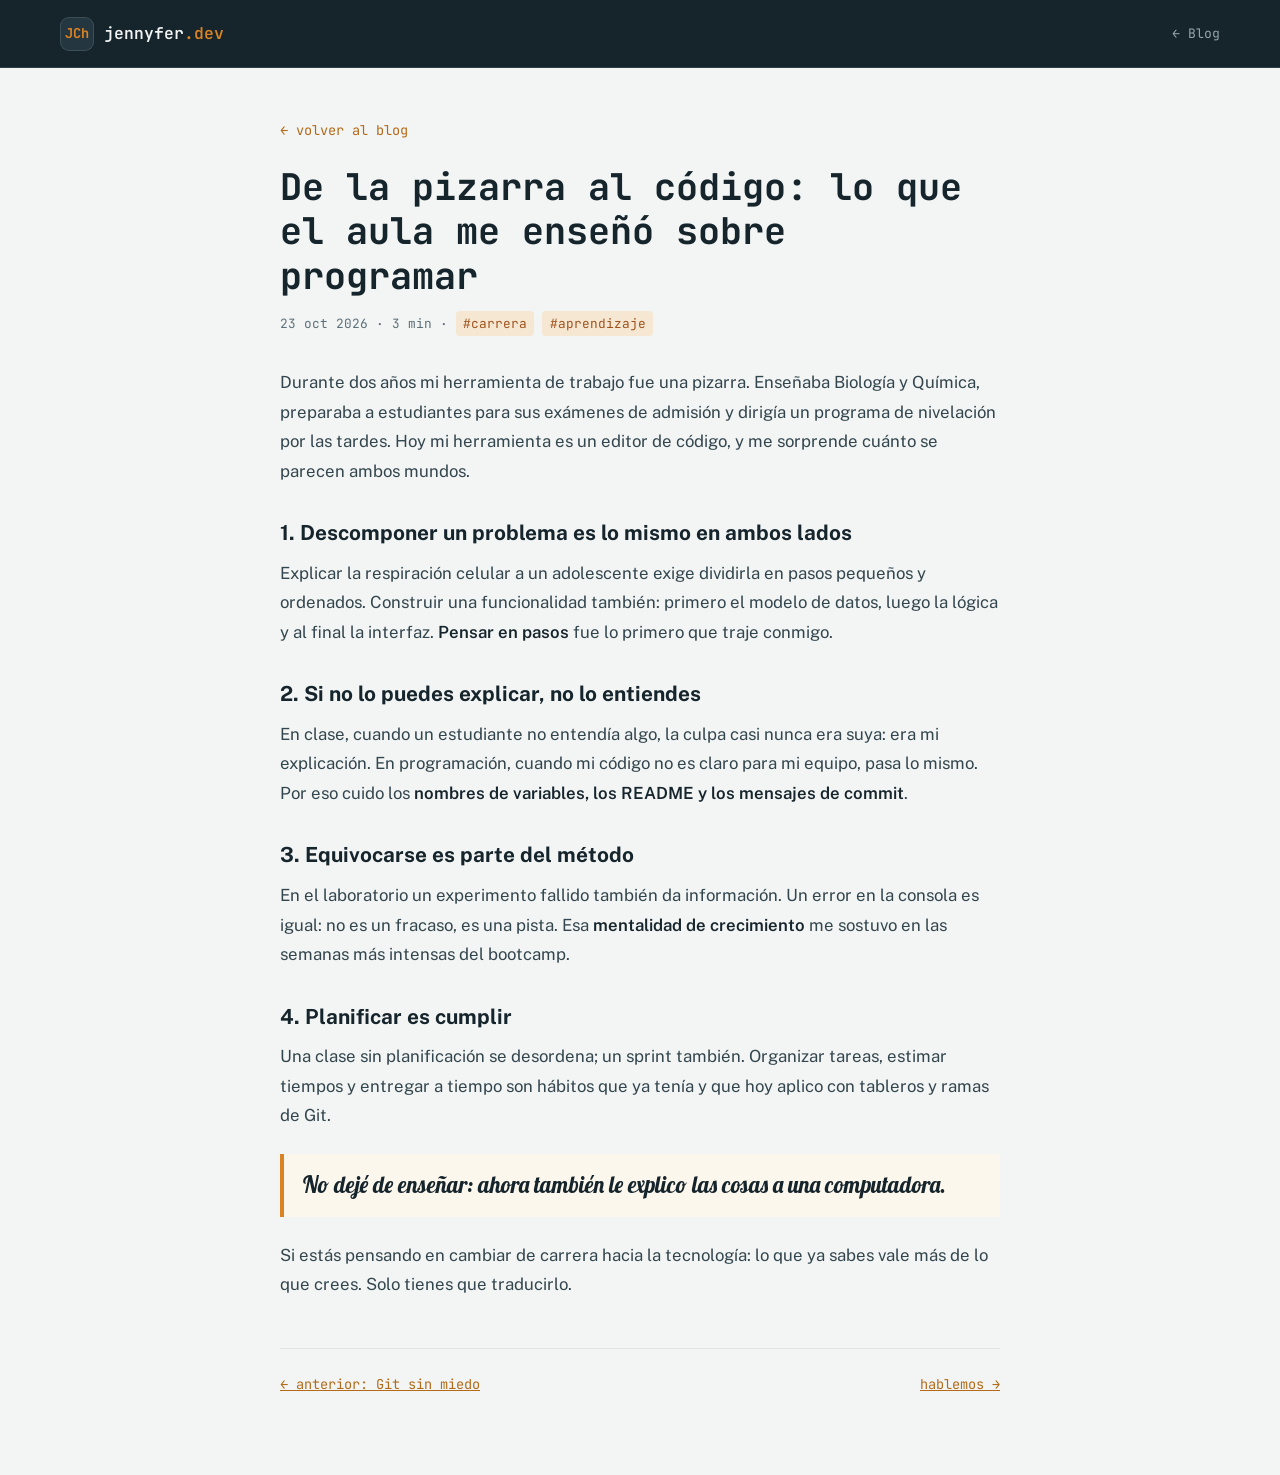
<file: blog/de-la-pizarra-al-codigo.html>
<!DOCTYPE html>
<html lang="es">
<head>
  <meta charset="UTF-8">
  <meta name="viewport" content="width=device-width, initial-scale=1.0">
  <title>De la pizarra al código | Jennyfer Choque</title>
  <meta name="description" content="Lo que años enseñando Biología y Química me enseñaron sobre programar.">
  <link rel="preconnect" href="https://fonts.googleapis.com">
  <link rel="preconnect" href="https://fonts.gstatic.com" crossorigin>
  <link href="https://fonts.googleapis.com/css2?family=JetBrains+Mono:wght@400;600;700&family=Lobster&family=Public+Sans:wght@400;600;700&display=swap" rel="stylesheet">
  <link rel="stylesheet" href="../css/styles.css">
  <link rel="stylesheet" href="../css/post.css">
</head>
<body class="post-page">
  <header class="nav post-nav">
    <div class="nav__inner container">
      <a href="../index.html" class="nav__brand"><span class="nav__logo">JCh</span><span>jennyfer<span class="accent">.dev</span></span></a>
      <a href="../index.html#blog" class="nav__link">← Blog</a>
    </div>
  </header>

  <article class="post">
    <a href="../index.html#blog" class="post__back">← volver al blog</a>
    <h1>De la pizarra al código: lo que el aula me enseñó sobre programar</h1>
    <div class="post__meta"><time datetime="2026-10-23">23 oct 2026</time> · 3 min · <span>#carrera</span><span>#aprendizaje</span></div>

    <p>Durante dos años mi herramienta de trabajo fue una pizarra. Enseñaba Biología y Química, preparaba a estudiantes para sus exámenes de admisión y dirigía un programa de nivelación por las tardes. Hoy mi herramienta es un editor de código, y me sorprende cuánto se parecen ambos mundos.</p>

    <h2>1. Descomponer un problema es lo mismo en ambos lados</h2>
    <p>Explicar la respiración celular a un adolescente exige dividirla en pasos pequeños y ordenados. Construir una funcionalidad también: primero el modelo de datos, luego la lógica y al final la interfaz. <strong>Pensar en pasos</strong> fue lo primero que traje conmigo.</p>

    <h2>2. Si no lo puedes explicar, no lo entiendes</h2>
    <p>En clase, cuando un estudiante no entendía algo, la culpa casi nunca era suya: era mi explicación. En programación, cuando mi código no es claro para mi equipo, pasa lo mismo. Por eso cuido los <strong>nombres de variables, los README y los mensajes de commit</strong>.</p>

    <h2>3. Equivocarse es parte del método</h2>
    <p>En el laboratorio un experimento fallido también da información. Un error en la consola es igual: no es un fracaso, es una pista. Esa <strong>mentalidad de crecimiento</strong> me sostuvo en las semanas más intensas del bootcamp.</p>

    <h2>4. Planificar es cumplir</h2>
    <p>Una clase sin planificación se desordena; un sprint también. Organizar tareas, estimar tiempos y entregar a tiempo son hábitos que ya tenía y que hoy aplico con tableros y ramas de Git.</p>

    <blockquote>No dejé de enseñar: ahora también le explico las cosas a una computadora.</blockquote>

    <p>Si estás pensando en cambiar de carrera hacia la tecnología: lo que ya sabes vale más de lo que crees. Solo tienes que traducirlo.</p>

    <div class="post__end">
      <a href="git-en-equipo.html">← anterior: Git sin miedo</a>
      <a href="../index.html#contacto">hablemos →</a>
    </div>
  </article>
  <script src="../js/cursor.js"></script>
</body>
</html>
</file>
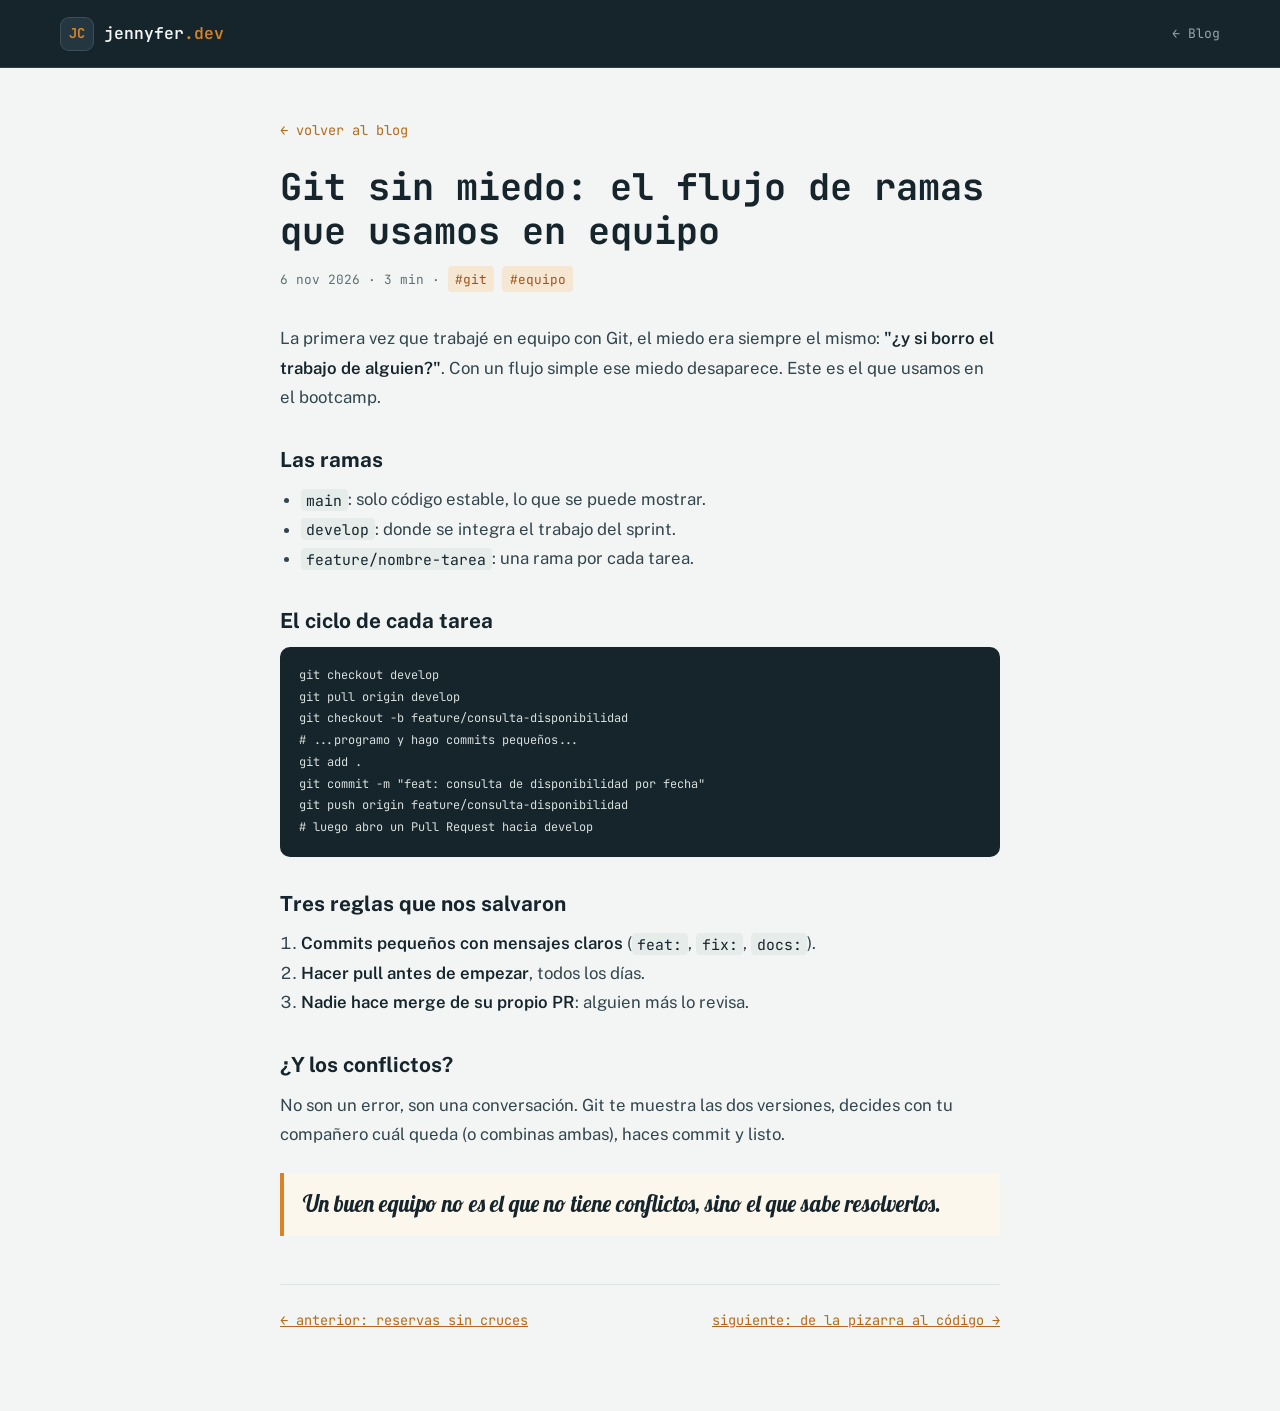
<file: blog/git-en-equipo.html>
<!DOCTYPE html>
<html lang="es">
<head>
  <meta charset="UTF-8">
  <meta name="viewport" content="width=device-width, initial-scale=1.0">
  <title>Git sin miedo: el flujo de ramas que usamos en equipo | Jennyfer Choque</title>
  <meta name="description" content="Un flujo de ramas simple con Git y GitHub para trabajar en equipo sin pisarse el código.">
  <link rel="preconnect" href="https://fonts.googleapis.com">
  <link rel="preconnect" href="https://fonts.gstatic.com" crossorigin>
  <link href="https://fonts.googleapis.com/css2?family=JetBrains+Mono:wght@400;600;700&family=Lobster&family=Public+Sans:wght@400;600;700&display=swap" rel="stylesheet">
  <link rel="stylesheet" href="../css/styles.css">
  <link rel="stylesheet" href="../css/post.css">
</head>
<body class="post-page">
  <header class="nav post-nav">
    <div class="nav__inner container">
      <a href="../index.html" class="nav__brand"><span class="nav__logo">JC</span><span>jennyfer<span class="accent">.dev</span></span></a>
      <a href="../index.html#blog" class="nav__link">← Blog</a>
    </div>
  </header>

  <article class="post">
    <a href="../index.html#blog" class="post__back">← volver al blog</a>
    <h1>Git sin miedo: el flujo de ramas que usamos en equipo</h1>
    <div class="post__meta"><time datetime="2026-11-06">6 nov 2026</time> · 3 min · <span>#git</span><span>#equipo</span></div>

    <p>La primera vez que trabajé en equipo con Git, el miedo era siempre el mismo: <strong>"¿y si borro el trabajo de alguien?"</strong>. Con un flujo simple ese miedo desaparece. Este es el que usamos en el bootcamp.</p>

    <h2>Las ramas</h2>
    <ul>
      <li><code>main</code>: solo código estable, lo que se puede mostrar.</li>
      <li><code>develop</code>: donde se integra el trabajo del sprint.</li>
      <li><code>feature/nombre-tarea</code>: una rama por cada tarea.</li>
    </ul>

    <h2>El ciclo de cada tarea</h2>
<pre><code>git checkout develop
git pull origin develop
git checkout -b feature/consulta-disponibilidad
# ...programo y hago commits pequeños...
git add .
git commit -m "feat: consulta de disponibilidad por fecha"
git push origin feature/consulta-disponibilidad
# luego abro un Pull Request hacia develop</code></pre>

    <h2>Tres reglas que nos salvaron</h2>
    <ol>
      <li><strong>Commits pequeños con mensajes claros</strong> (<code>feat:</code>, <code>fix:</code>, <code>docs:</code>).</li>
      <li><strong>Hacer pull antes de empezar</strong>, todos los días.</li>
      <li><strong>Nadie hace merge de su propio PR</strong>: alguien más lo revisa.</li>
    </ol>

    <h2>¿Y los conflictos?</h2>
    <p>No son un error, son una conversación. Git te muestra las dos versiones, decides con tu compañero cuál queda (o combinas ambas), haces commit y listo.</p>
    <blockquote>Un buen equipo no es el que no tiene conflictos, sino el que sabe resolverlos.</blockquote>

    <div class="post__end">
      <a href="reservas-sin-cruces.html">← anterior: reservas sin cruces</a>
      <a href="de-la-pizarra-al-codigo.html">siguiente: de la pizarra al código →</a>
    </div>
  </article>
  <script src="../js/cursor.js"></script>
</body>
</html>
</file>
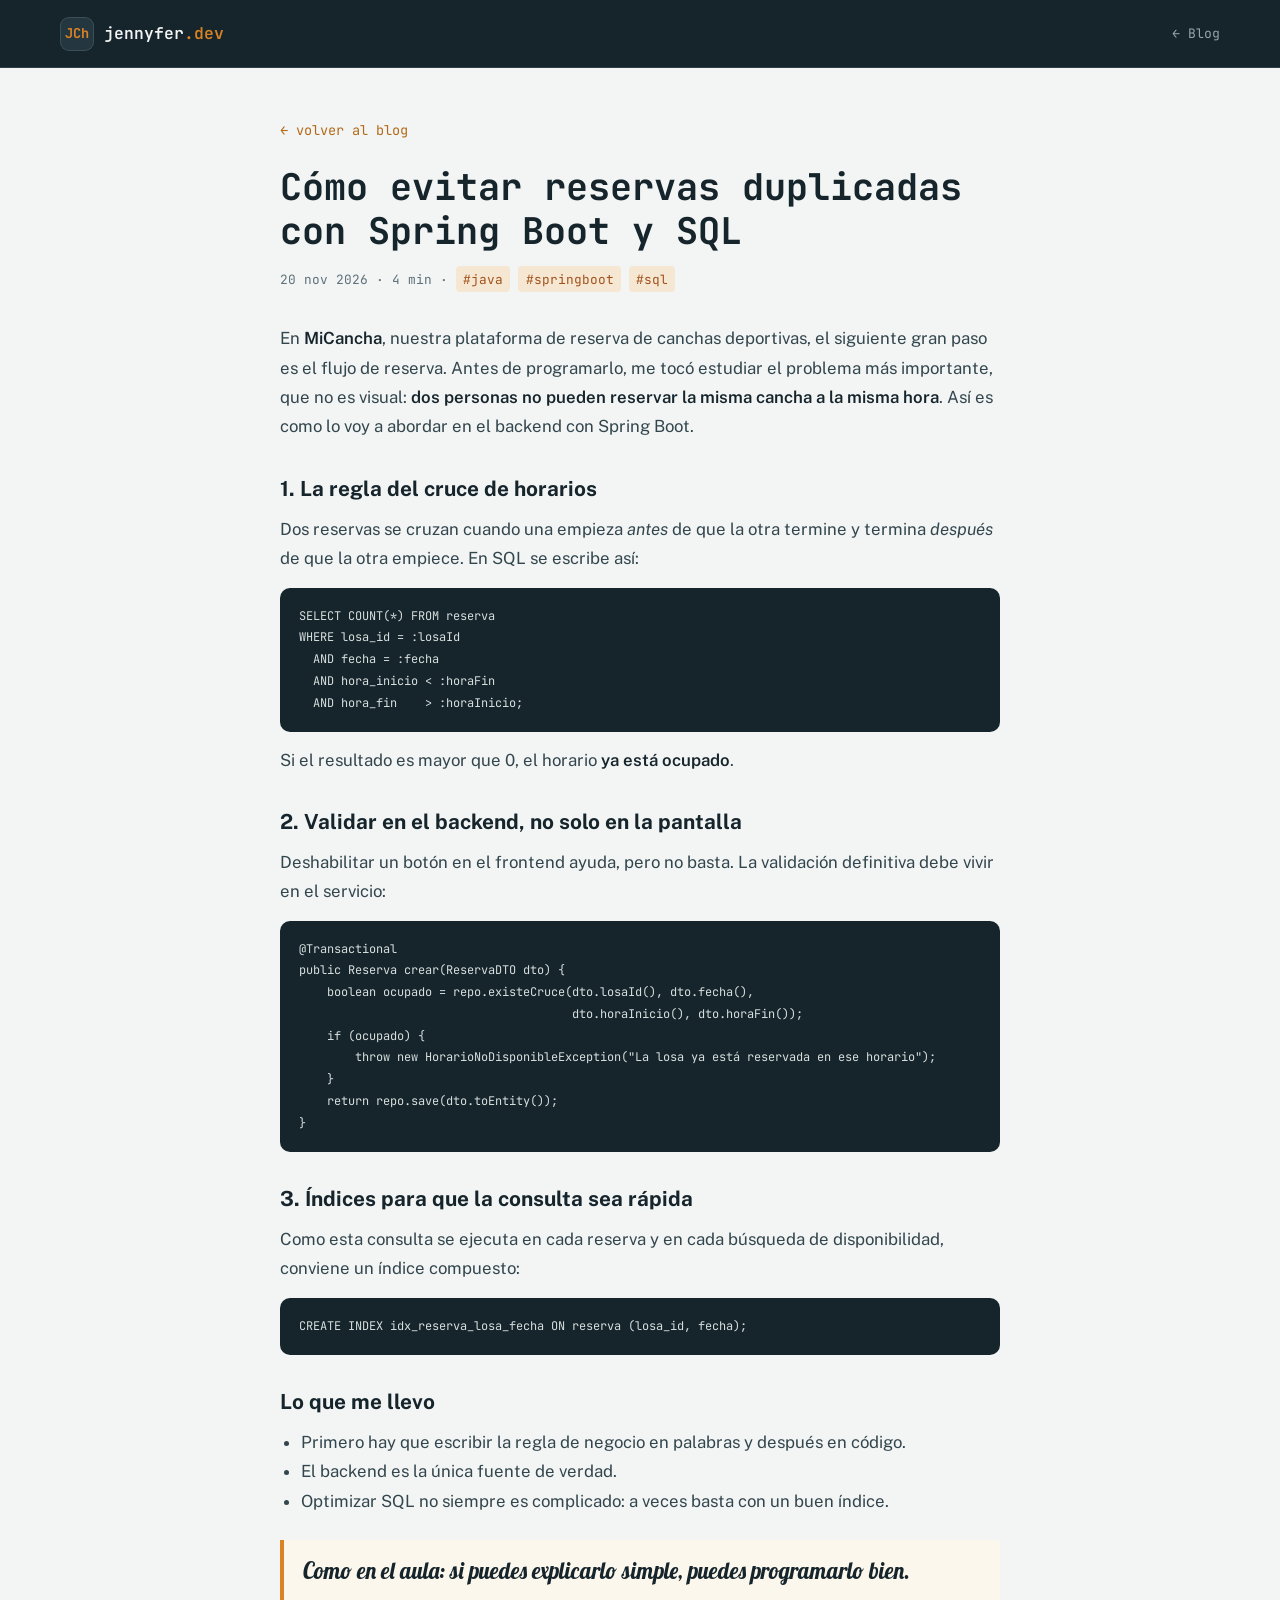
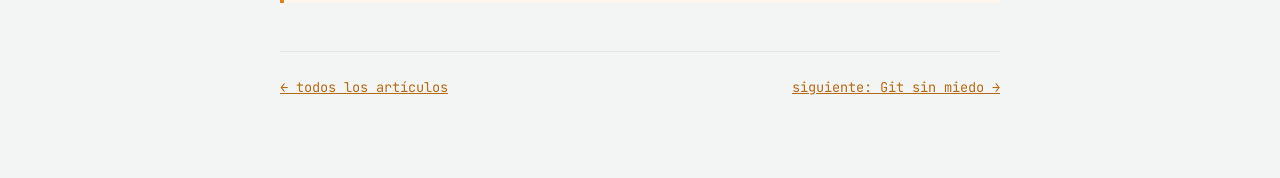
<file: blog/reservas-sin-cruces.html>
<!DOCTYPE html>
<html lang="es">
<head>
  <meta charset="UTF-8">
  <meta name="viewport" content="width=device-width, initial-scale=1.0">
  <title>Cómo evitar reservas duplicadas con Spring Boot y SQL | Jennyfer Choque</title>
  <meta name="description" content="Cómo validar la disponibilidad de horarios en una app de reservas con Java, Spring Boot y SQL.">
  <link rel="preconnect" href="https://fonts.googleapis.com">
  <link rel="preconnect" href="https://fonts.gstatic.com" crossorigin>
  <link href="https://fonts.googleapis.com/css2?family=JetBrains+Mono:wght@400;600;700&family=Lobster&family=Public+Sans:wght@400;600;700&display=swap" rel="stylesheet">
  <link rel="stylesheet" href="../css/styles.css">
  <link rel="stylesheet" href="../css/post.css">
</head>
<body class="post-page">
  <header class="nav post-nav">
    <div class="nav__inner container">
      <a href="../index.html" class="nav__brand"><span class="nav__logo">JCh</span><span>jennyfer<span class="accent">.dev</span></span></a>
      <a href="../index.html#blog" class="nav__link">← Blog</a>
    </div>
  </header>

  <article class="post">
    <a href="../index.html#blog" class="post__back">← volver al blog</a>
    <h1>Cómo evitar reservas duplicadas con Spring Boot y SQL</h1>
    <div class="post__meta"><time datetime="2026-11-20">20 nov 2026</time> · 4 min · <span>#java</span><span>#springboot</span><span>#sql</span></div>

    <p>En <strong>MiCancha</strong>, nuestra plataforma de reserva de canchas deportivas, el siguiente gran paso es el flujo de reserva. Antes de programarlo, me tocó estudiar el problema más importante, que no es visual: <strong>dos personas no pueden reservar la misma cancha a la misma hora</strong>. Así es como lo voy a abordar en el backend con Spring Boot.</p>

    <h2>1. La regla del cruce de horarios</h2>
    <p>Dos reservas se cruzan cuando una empieza <em>antes</em> de que la otra termine y termina <em>después</em> de que la otra empiece. En SQL se escribe así:</p>
<pre><code>SELECT COUNT(*) FROM reserva
WHERE losa_id = :losaId
  AND fecha = :fecha
  AND hora_inicio &lt; :horaFin
  AND hora_fin    &gt; :horaInicio;</code></pre>
    <p>Si el resultado es mayor que 0, el horario <strong>ya está ocupado</strong>.</p>

    <h2>2. Validar en el backend, no solo en la pantalla</h2>
    <p>Deshabilitar un botón en el frontend ayuda, pero no basta. La validación definitiva debe vivir en el servicio:</p>
<pre><code>@Transactional
public Reserva crear(ReservaDTO dto) {
    boolean ocupado = repo.existeCruce(dto.losaId(), dto.fecha(),
                                       dto.horaInicio(), dto.horaFin());
    if (ocupado) {
        throw new HorarioNoDisponibleException("La losa ya está reservada en ese horario");
    }
    return repo.save(dto.toEntity());
}</code></pre>

    <h2>3. Índices para que la consulta sea rápida</h2>
    <p>Como esta consulta se ejecuta en cada reserva y en cada búsqueda de disponibilidad, conviene un índice compuesto:</p>
<pre><code>CREATE INDEX idx_reserva_losa_fecha ON reserva (losa_id, fecha);</code></pre>

    <h2>Lo que me llevo</h2>
    <ul>
      <li>Primero hay que escribir la regla de negocio en palabras y después en código.</li>
      <li>El backend es la única fuente de verdad.</li>
      <li>Optimizar SQL no siempre es complicado: a veces basta con un buen índice.</li>
    </ul>
    <blockquote>Como en el aula: si puedes explicarlo simple, puedes programarlo bien.</blockquote>

    <div class="post__end">
      <a href="../index.html#blog">← todos los artículos</a>
      <a href="git-en-equipo.html">siguiente: Git sin miedo →</a>
    </div>
  </article>
  <script src="../js/cursor.js"></script>
</body>
</html>
</file>
<file: css/styles.css>
/* =========================================================
   Portafolio · Jennyfer Choque Quintero
   Paleta del moodboard: Tinta, Tinta suave, Tiza, Ámbar, Verde pizarra, Gris humo
   ========================================================= */
:root {
  --tinta: #16242C;
  --tinta-suave: #243741;
  --tinta-2: #1b2d36;
  --tiza: #F2F5F4;
  --ambar: #D98324;
  --verde: #2E7D6F;
  --verde-claro: #4fb8a4;
  --humo: #5E7079;
  --texto: #d7dfdd;
  --texto-muted: #93a4ab;
  --borde: rgba(242, 245, 244, 0.12);

  --f-mono: "JetBrains Mono", ui-monospace, monospace;
  --f-sans: "Public Sans", system-ui, sans-serif;
  --f-script: "Lobster", cursive;

  --radius: 14px;
  --nav-h: 68px;
}

*,
*::before,
*::after { box-sizing: border-box; }

html { scroll-behavior: smooth; scroll-padding-top: calc(var(--nav-h) + 12px); }

body {
  margin: 0;
  font-family: var(--f-sans);
  font-size: 1.02rem;
  line-height: 1.65;
  color: var(--texto);
  background-color: var(--tinta);
  /* Fondo sutil de cuadrícula */
  background-image:
    linear-gradient(rgba(242, 245, 244, 0.035) 1px, transparent 1px),
    linear-gradient(90deg, rgba(242, 245, 244, 0.035) 1px, transparent 1px);
  background-size: 44px 44px;
  -webkit-font-smoothing: antialiased;
}

img { max-width: 100%; display: block; }
a { color: inherit; }
h1, h2, h3 { color: var(--tiza); line-height: 1.2; margin: 0; }
p { margin: 0 0 0.9rem; }
ul, ol { margin: 0; padding: 0; }

.container { width: min(1160px, 92%); margin-inline: auto; }
.container--narrow { width: min(900px, 92%); }

/* Utilidades */
.mono { font-family: var(--f-mono); }
.accent { color: var(--ambar); }
.muted { color: var(--texto-muted); }
.small { font-size: 0.85rem; }
.center { text-align: center; margin-top: 2.5rem; }
.label { font-size: 0.8rem; letter-spacing: 0.12em; text-transform: uppercase; color: var(--ambar); margin-bottom: 0.6rem; }
.hl { color: var(--tiza); background: linear-gradient(transparent 60%, rgba(217, 131, 36, 0.35) 60%); font-weight: 600; }
strong { color: var(--tiza); font-weight: 600; }

/* ============ BOTONES ============ */
.btn {
  display: inline-flex; align-items: center; gap: 0.5rem;
  font-family: var(--f-mono); font-size: 0.9rem; font-weight: 600;
  padding: 0.8rem 1.3rem; border-radius: 10px;
  text-decoration: none; border: 1px solid transparent; cursor: pointer;
  transition: transform .2s, background .2s, border-color .2s, color .2s;
}
.btn svg { width: 18px; height: 18px; fill: none; stroke: currentColor; stroke-width: 2; stroke-linecap: round; stroke-linejoin: round; }
.btn--primary { background: var(--ambar); color: var(--tinta); }
.btn--primary:hover { background: #e9963a; transform: translateY(-2px); }
.btn--ghost { border-color: var(--verde); color: var(--verde-claro); }
.btn--ghost:hover { background: rgba(46, 125, 111, 0.15); transform: translateY(-2px); }
.link-arrow { color: var(--ambar); font-family: var(--f-mono); font-size: 0.9rem; text-decoration: none; font-weight: 600; }
.link-arrow:hover { text-decoration: underline; text-underline-offset: 4px; }
:focus-visible { outline: 2px solid var(--ambar); outline-offset: 3px; border-radius: 4px; }

/* ============ NAV (fijo, sección activa subrayada) ============ */
.nav {
  position: fixed; inset: 0 0 auto 0; z-index: 50; height: var(--nav-h);
  background: rgba(22, 36, 44, 0.82); backdrop-filter: blur(10px);
  border-bottom: 1px solid var(--borde);
}
.nav__inner { height: 100%; display: flex; align-items: center; justify-content: space-between; }
.nav__brand { display: flex; align-items: center; gap: 0.6rem; text-decoration: none; font-family: var(--f-mono); font-weight: 600; color: var(--tiza); }
.nav__logo {
  display: inline-grid; place-items: center; width: 34px; height: 34px; border-radius: 9px;
  background: var(--tinta-suave); border: 1px solid var(--borde); color: var(--ambar);
  font-family: var(--f-mono); font-weight: 700; font-size: 0.85rem;
}
.nav__menu { display: flex; gap: 1.6rem; }
.nav__link {
  position: relative; font-family: var(--f-mono); font-size: 0.82rem; text-decoration: none;
  color: var(--texto-muted); padding: 0.4rem 0; transition: color .2s;
}
.nav__link::after {
  content: ""; position: absolute; left: 0; bottom: -2px; height: 2px; width: 100%;
  background: var(--ambar); transform: scaleX(0); transform-origin: left; transition: transform .25s;
}
.nav__link:hover, .nav__link.is-active { color: var(--tiza); }
.nav__link.is-active::after, .nav__link:hover::after { transform: scaleX(1); }
.nav__toggle { display: none; background: none; border: 0; cursor: pointer; padding: 8px; }
.nav__toggle span { display: block; width: 24px; height: 2px; background: var(--tiza); margin: 5px 0; transition: transform .25s, opacity .25s; }

/* ============ HERO ============ */
.hero { position: relative; min-height: min(100vh, 920px); padding: calc(var(--nav-h) + 3rem) 0 4rem; display: flex; align-items: center; }
.hero::before {
  content: ""; position: absolute; inset: 0; pointer-events: none;
  background: radial-gradient(600px 400px at 85% 30%, rgba(46, 125, 111, 0.22), transparent 70%),
              radial-gradient(500px 300px at 10% 80%, rgba(217, 131, 36, 0.10), transparent 70%);
}
.hero__grid { position: relative; display: grid; grid-template-columns: 1.05fr 1fr; gap: 3rem; align-items: center; }
.hero__name { font-family: var(--f-mono); font-size: clamp(2.8rem, 6.5vw, 5rem); font-weight: 700; letter-spacing: -0.02em; line-height: 1.02; }
.hero__role { margin: 1rem 0 0.4rem; font-size: 0.9rem; letter-spacing: 0.1em; color: var(--tiza); }
.hero__script { font-family: var(--f-script); font-size: clamp(1.8rem, 3.6vw, 2.5rem); color: var(--ambar); margin: 0.6rem 0 1rem; }
.hero__pitch { max-width: 58ch; color: var(--texto); }
.hero__cta { display: flex; flex-wrap: wrap; gap: 0.8rem; margin: 1.6rem 0 1.4rem; }

.socials { list-style: none; display: flex; gap: 0.7rem; }
.socials--center { justify-content: center; margin-top: 1rem; }
.socials a {
  display: grid; place-items: center; width: 44px; height: 44px; border-radius: 10px;
  background: var(--tinta-suave); border: 1px solid var(--borde); color: var(--tiza);
  transition: color .2s, border-color .2s, transform .2s;
}
.socials a:hover { color: var(--ambar); border-color: var(--ambar); transform: translateY(-2px); }
.socials svg, .contact__row svg { width: 20px; height: 20px; }

.hero__visual { position: relative; padding-bottom: 2rem; }
.code-window, .project__media {
  background: #1b2d36; border: 1px solid rgba(242, 245, 244, 0.12); border-radius: var(--radius);
  overflow: hidden; box-shadow: 0 30px 60px -20px rgba(0, 0, 0, 0.6);
}
.code-window { width: 88%; }
.window-bar { display: flex; align-items: center; gap: 6px; padding: 0.6rem 0.9rem; background: #243741; border-bottom: 1px solid rgba(242, 245, 244, 0.12); }
.dot { width: 11px; height: 11px; border-radius: 50%; }
.dot--r { background: #e06c5f; } .dot--y { background: #e5b547; } .dot--g { background: #5cc58a; }
.window-path { margin-left: 0.6rem; font-size: 0.75rem; color: #93a4ab; white-space: nowrap; overflow: hidden; text-overflow: ellipsis; }
.code { margin: 0; padding: 1.2rem 1.3rem 1.6rem; font-size: 0.8rem; line-height: 1.7; color: #d7dfdd; overflow-x: auto; }
.c-an { color: #e5b547; } .c-kw { color: #4fb8a4; } .c-st { color: #e9963a; } .c-ty { color: #8ecae6; }
.cursor { color: var(--ambar); animation: blink 1s steps(1) infinite; }
@keyframes blink { 50% { opacity: 0; } }

.hero__photo {
  position: absolute; right: -2%; bottom: -1rem; margin: 0; width: 48%; aspect-ratio: 4 / 5;
  border-radius: var(--radius); overflow: hidden; border: 3px solid var(--tinta-suave);
  background: linear-gradient(145deg, var(--verde), var(--tinta-suave));
  box-shadow: 0 25px 50px -15px rgba(0, 0, 0, 0.7); transform: rotate(2deg);
}
.hero__photo img, .profile-card__photo img { width: 100%; height: 100%; object-fit: cover; }
.photo-fallback {
  display: none; position: absolute; inset: 0; place-items: center;
  font-family: var(--f-mono); font-weight: 700; font-size: 3rem; color: var(--tiza);
}
.no-photo .photo-fallback { display: grid; }
.no-photo img { display: none; }
.hero__photo .badge { position: absolute; left: 50%; bottom: 10px; transform: translateX(-50%); white-space: nowrap; }

.badge {
  display: inline-flex; align-items: center; gap: 0.45rem; font-family: var(--f-mono); font-size: 0.75rem;
  padding: 0.35rem 0.8rem; border-radius: 999px;
}
.badge--ok { background: rgba(22, 36, 44, 0.9); color: #6ee7b7; border: 1px solid rgba(110, 231, 183, 0.35); }
.pulse { width: 8px; height: 8px; border-radius: 50%; background: #34d399; box-shadow: 0 0 0 0 rgba(52, 211, 153, .6); animation: pulse 2s infinite; }
@keyframes pulse { 70% { box-shadow: 0 0 0 8px rgba(52, 211, 153, 0); } 100% { box-shadow: 0 0 0 0 rgba(52, 211, 153, 0); } }

.scroll-hint { position: absolute; bottom: 1.4rem; left: 50%; transform: translateX(-50%); font-size: 0.75rem; color: var(--texto-muted); text-decoration: none; }

/* ============ SECCIONES ============ */
.section { padding: 6rem 0; }
.section--tight { padding: 4.5rem 0; }
.section__head { margin-bottom: 3rem; }
.section__title { font-family: var(--f-mono); font-size: clamp(1.7rem, 3.4vw, 2.4rem); font-weight: 700; text-transform: uppercase; letter-spacing: -0.01em; }
.section__sub { color: var(--texto-muted); margin-top: 0.6rem; max-width: 65ch; }
.code-line { margin-top: 0.7rem; color: var(--tiza); font-size: 1.1rem; }
.section__head--center { text-align: center; }
.section__head--center .section__sub { margin: 1.2rem auto 0; font-size: 1.05rem; }
.section__head--center .code-line { margin-top: 1.1rem; }
.blog-section .ct-tag { color: #16242C; }
.blog-section .ct-tag .accent { color: #b46a18; }

/* ============ PROYECTOS ============ */
.projects { display: grid; gap: 3rem; }
.project {
  display: grid; grid-template-columns: 1fr 1.1fr; gap: 2.5rem; align-items: start;
  padding: 2rem; border: 1px solid var(--borde); border-radius: calc(var(--radius) + 4px);
  background: rgba(36, 55, 65, 0.35); transition: border-color .25s, transform .25s;
}
.project:hover { border-color: rgba(217, 131, 36, 0.5); }
.project--alt .project__media { order: 2; }
.project__media { position: sticky; top: calc(var(--nav-h) + 1.5rem); }
.mock { display: block; width: 100%; height: auto; }
.project__shot { display: block; overflow: hidden; aspect-ratio: 16 / 10; }
.project__shot img { width: 100%; height: 100%; object-fit: cover; object-position: top; transition: transform .5s ease; }
.project__shot:hover img { transform: scale(1.04); }
.btn--sm { padding: 0.55rem 1rem; font-size: 0.82rem; }
.project__links { align-items: center; }
.project code, .callout code { font-family: var(--f-mono); font-size: 0.85em; background: var(--tinta-suave); padding: 0.05rem 0.35rem; border-radius: 4px; }
.team { color: var(--texto-muted); }
.project__meta { display: flex; justify-content: space-between; align-items: center; gap: 1rem; margin-bottom: 0.8rem; flex-wrap: wrap; }
.project__title { font-family: var(--f-mono); font-size: 1.45rem; margin-bottom: 0.8rem; }
.tag { font-size: 0.72rem; font-weight: 600; padding: 0.3rem 0.65rem; border-radius: 6px; letter-spacing: 0.05em; }
.tag--amber { background: rgba(217, 131, 36, 0.15); color: var(--ambar); }
.tag--green { background: rgba(46, 125, 111, 0.25); color: var(--verde-claro); }
.bullets { list-style: none; margin-bottom: 1.1rem; }
.bullets li { position: relative; padding-left: 1.3rem; margin-bottom: 0.35rem; }
.bullets li::before { content: "▹"; position: absolute; left: 0; color: var(--ambar); }
.callout { border-left: 3px solid var(--verde); background: rgba(46, 125, 111, 0.1); padding: 0.9rem 1rem; border-radius: 0 10px 10px 0; margin-bottom: 1rem; }
.callout p:last-child { margin: 0; }
.callout p:first-child { margin-bottom: 0.3rem; }
.chips { list-style: none; display: flex; flex-wrap: wrap; gap: 0.45rem; margin: 1rem 0; }
.chips li {
  font-family: var(--f-mono); font-size: 0.74rem; padding: 0.28rem 0.6rem; border-radius: 6px;
  background: var(--tinta); border: 1px solid var(--borde); color: var(--texto);
}
.chips--soft li { border-color: rgba(46, 125, 111, 0.5); color: var(--verde-claro); }
.project__links { display: flex; gap: 1.4rem; margin-bottom: 1rem; }
.updates { border-top: 1px dashed var(--borde); padding-top: 0.8rem; font-size: 0.9rem; }
.updates summary { cursor: pointer; color: var(--texto-muted); font-size: 0.8rem; }
.updates summary:hover { color: var(--tiza); }
.updates ul { list-style: none; margin-top: 0.6rem; }
.updates li span { color: var(--ambar); margin-right: 0.5rem; font-size: 0.8rem; }

/* ============ SOBRE MÍ (panel con pestaña) ============ */
.tabpanel {
  position: relative; border: 1px solid var(--borde); border-radius: 18px;
  background: rgba(22, 36, 44, 0.85); padding: 3.6rem 1.8rem 1.8rem;
}
.tabpanel__tab {
  position: absolute; top: -1px; left: -1px; padding: 0.55rem 1.4rem;
  background: var(--tiza); color: var(--tinta); font-size: 0.8rem; font-weight: 700; letter-spacing: 0.08em;
  border-radius: 18px 0 12px 0;
}
.tabpanel__grid { display: grid; grid-template-columns: 1.25fr 1fr; gap: 1.8rem; }
.about-box { border: 1px solid var(--borde); }
.about-box__head { background: var(--tinta-suave); padding: 1rem 1.2rem; font-size: 1.05rem; border-bottom: 1px solid var(--borde); }
.about-box__body { padding: 1.2rem; border-bottom: 1px solid var(--borde); }
.about-box__body p:last-child { margin: 0; }
.about-box__group { padding: 1.1rem 1.2rem; }
.about-box__group + .about-box__group { border-top: 1px solid var(--borde); }
.about-box__group h3 { font-size: 0.95rem; margin-bottom: 0.8rem; }
.pills { list-style: none; display: flex; flex-wrap: wrap; gap: 0.55rem; }
.pills li {
  font-family: var(--f-mono); font-size: 0.8rem; padding: 0.35rem 0.7rem; border-radius: 6px;
  background: var(--tinta-suave); border: 1px solid var(--borde); color: var(--tiza);
  transition: border-color .2s, transform .2s;
}
.pills li:hover { border-color: var(--ambar); transform: translateY(-2px); }

.profile-card { border: 1px solid var(--borde); border-radius: 18px; padding: 1.4rem; display: flex; }
.profile-card__inner {
  position: relative; flex: 1; display: flex; flex-direction: column; align-items: center; justify-content: center;
  text-align: center; padding: 2rem 1rem; border-radius: 10px;
  background: radial-gradient(circle at 50% 30%, rgba(46, 125, 111, 0.18), transparent 60%), var(--tinta-2);
  overflow: hidden;
}
.profile-card__inner p { margin: 0.15rem 0; }
.cross { position: absolute; background: var(--borde); pointer-events: none; }
.cross--v { top: 0; bottom: 0; left: 50%; width: 1px; }
.cross--h { left: 0; right: 0; top: 52%; height: 1px; }
.profile-card__photo {
  position: relative; z-index: 1; width: 150px; height: 150px; border-radius: 50%; overflow: hidden; margin-bottom: 1.4rem;
  border: 3px solid var(--tinta-suave); outline: 2px solid var(--verde); outline-offset: 4px;
  background: linear-gradient(145deg, var(--verde), var(--tinta-suave));
}
.profile-card__photo .photo-fallback { font-size: 2.4rem; }
.profile-card__name { position: relative; z-index: 1; font-family: var(--f-mono); font-size: 1.25rem; margin: 0.3rem 0; }
.profile-card .badge { position: relative; z-index: 1; margin-top: 0.7rem; }
.profile-card .socials, .profile-card p { position: relative; z-index: 1; }

/* ============ STACK ============ */
.stack { display: grid; grid-template-columns: repeat(3, 1fr); gap: 2rem; background: #0f1a20; border: 1px solid var(--borde); border-radius: var(--radius); padding: 2.2rem 1.6rem; }
.stack__title {
  display: flex; align-items: center; gap: 0.8rem; justify-content: center;
  font-size: 0.95rem; margin-bottom: 1.4rem; color: var(--tiza);
}
.stack__title::before, .stack__title::after { content: ""; height: 1px; width: 40px; background: var(--humo); }
.stack__icons { list-style: none; display: flex; flex-wrap: wrap; justify-content: center; gap: 1.1rem; }
.stack__icons li { display: flex; flex-direction: column; align-items: center; gap: 0.45rem; width: 72px; text-align: center; }
.stack__icons img, .stack__glyph {
  width: 56px; height: 56px; padding: 12px; border-radius: 12px; background: var(--tinta-suave);
  border: 1px solid var(--borde); transition: transform .2s, border-color .2s;
}
.stack__glyph { display: grid; place-items: center; padding: 0; color: var(--ambar); font-weight: 700; font-size: 1.1rem; }
.stack__icons li:hover img, .stack__icons li:hover .stack__glyph { transform: translateY(-4px); border-color: var(--ambar); }
.stack__icons span:last-child { font-family: var(--f-mono); font-size: 0.75rem; color: var(--texto); }
.invert { filter: invert(1); }

/* ============ TIMELINE ============ */
.timeline { list-style: none; position: relative; }
.timeline::before { content: ""; position: absolute; left: 118px; top: 8px; bottom: 8px; width: 2px; background: linear-gradient(var(--ambar), var(--verde), var(--humo)); opacity: .6; }
.timeline__item { position: relative; display: grid; grid-template-columns: 100px 1fr; gap: 3rem; margin-bottom: 2rem; }
.timeline__item::before {
  content: ""; position: absolute; left: 112px; top: 8px; width: 14px; height: 14px; border-radius: 50%;
  background: var(--tinta); border: 3px solid var(--verde);
}
.timeline__item--now::before { border-color: var(--ambar); background: var(--ambar); box-shadow: 0 0 0 6px rgba(217, 131, 36, 0.2); }
.timeline__date { text-align: right; padding-top: 2px; }
.timeline__date span { display: block; color: var(--tiza); font-weight: 700; font-size: 1.15rem; }
.timeline__date small { color: var(--texto-muted); font-size: 0.75rem; }
.timeline__card { border: 1px solid var(--borde); border-radius: var(--radius); padding: 1.4rem 1.5rem; background: rgba(36, 55, 65, 0.35); }
.timeline__item--now .timeline__card { border-color: rgba(217, 131, 36, 0.45); background: rgba(217, 131, 36, 0.06); }
.timeline__card h3 { font-size: 1.15rem; margin-bottom: 0.3rem; }
.timeline__card .chips { margin-bottom: 0; }
.numbered { list-style: none; counter-reset: n; margin: 0.8rem 0 0; }
.numbered li { counter-increment: n; position: relative; padding-left: 2.4rem; margin-bottom: 0.5rem; }
.numbered li::before { content: counter(n, decimal-leading-zero); position: absolute; left: 0; font-family: var(--f-mono); font-size: 0.8rem; color: var(--ambar); top: 0.15rem; }
.takeaway { margin-top: 3rem; padding: 1.6rem 1.8rem; border-radius: var(--radius); border: 1px dashed rgba(46, 125, 111, 0.6); background: rgba(46, 125, 111, 0.08); }
.takeaway ul { list-style: none; display: grid; grid-template-columns: repeat(3, 1fr); gap: 1.2rem; }
.takeaway li { font-size: 0.95rem; }

/* ============ FORMACIÓN ============ */
.cards3 { display: grid; grid-template-columns: repeat(3, 1fr); gap: 1.4rem; }
.edu { border: 1px solid var(--borde); border-radius: var(--radius); padding: 1.6rem; background: rgba(36, 55, 65, 0.35); transition: transform .25s, border-color .25s; }
.edu:hover { transform: translateY(-4px); border-color: rgba(217, 131, 36, 0.5); }
.edu__icon { font-size: 1.8rem; display: block; margin-bottom: 0.8rem; }
.edu h3 { font-size: 1.05rem; margin-bottom: 0.3rem; }
.edu p { margin-bottom: 0.3rem; }
.edu__apply { margin-top: 0.9rem !important; padding-top: 0.9rem; border-top: 1px dashed var(--borde); font-size: 0.92rem; }
.edu__apply .mono { color: var(--verde-claro); }

/* ============ BLOG (sección clara tipo "Tiza") ============ */
.blog-section { background: #F2F5F4; color: #33454d; }
.blog-section .section__title { color: #16242C; }
.blog-section .section__sub { color: var(--humo); }
.blog-section .label { color: #b46a18; }
.blog { background: #fbf7ec; border: 1px solid #e7e0cc; border-radius: var(--radius); padding: 1.8rem 2rem; }
.blog__year { display: flex; align-items: baseline; gap: 0.8rem; margin-bottom: 1rem; }
.blog__year h3 { color: #16242C; font-size: 1.5rem; }
.blog__count { font-size: 0.75rem; color: #b46a18; background: rgba(217, 131, 36, 0.12); padding: 0.15rem 0.5rem; border-radius: 5px; }
.blog__list { list-style: none; }
.blog__list li { display: grid; grid-template-columns: 32px 1fr auto; gap: 0.9rem; align-items: start; padding: 0.9rem 0; border-top: 1px solid #ece5d1; }
.blog__ico { font-size: 1.2rem; }
.blog__title { font-weight: 700; color: #16242C; text-decoration: none; display: block; }
.blog__title:hover { color: #b46a18; text-decoration: underline; text-underline-offset: 3px; }
.blog__main time { font-size: 0.75rem; color: var(--humo); }
.blog__tags { display: flex; flex-wrap: wrap; gap: 0.35rem; justify-content: flex-end; max-width: 240px; }
.blog__tags span { font-size: 0.7rem; color: #a0521b; background: #f6e7d3; padding: 0.15rem 0.45rem; border-radius: 4px; }

/* ============ CONTACTO ============ */
.contact { display: grid; grid-template-columns: 1fr 1.2fr; gap: 2.5rem; }
.contact__info { display: flex; flex-direction: column; gap: 0.8rem; }
.contact__row {
  display: flex; align-items: center; gap: 0.8rem; padding: 0.9rem 1rem; margin: 0;
  border: 1px solid var(--borde); border-radius: 10px; text-decoration: none; background: rgba(36, 55, 65, 0.35);
  font-family: var(--f-mono); font-size: 0.85rem; transition: border-color .2s, color .2s;
}
a.contact__row:hover { border-color: var(--ambar); color: var(--tiza); }
.contact__row svg { color: var(--ambar); flex-shrink: 0; }
.form { display: grid; gap: 1rem; padding: 1.8rem; border: 1px solid var(--borde); border-radius: var(--radius); background: rgba(36, 55, 65, 0.35); }
.form label { display: grid; gap: 0.4rem; font-family: var(--f-mono); font-size: 0.8rem; color: var(--texto-muted); }
.form input, .form textarea {
  font: inherit; font-family: var(--f-sans); font-size: 1rem; color: var(--tiza);
  background: var(--tinta); border: 1px solid var(--borde); border-radius: 8px; padding: 0.75rem 0.9rem; resize: vertical;
}
.form input:focus, .form textarea:focus { outline: none; border-color: var(--ambar); }
.form .btn { justify-self: start; }
.form__note { margin: 0; min-height: 1.2em; color: var(--verde-claro); }
.form__note.is-error { color: #f08c7e; }

/* ============ CONTACTO v2 (órbita de redes + formulario) ============ */
.contact-section { position: relative; overflow: hidden; padding-bottom: 10rem; }
.ct-head { display: flex; align-items: center; gap: 1.2rem; }
.ct-line { flex: 1; height: 2px; background: linear-gradient(90deg, transparent, var(--verde) 40%, var(--verde)); border-radius: 2px; }
.ct-head .ct-line:last-child { background: linear-gradient(90deg, var(--verde), var(--verde) 60%, transparent); }
.ct-tag { font-size: clamp(1.5rem, 3vw, 2rem); font-weight: 700; white-space: nowrap; }
.ct-title {
  text-align: center; margin: 1.6rem 0 0.5rem; font-family: var(--f-mono); font-weight: 700;
  font-size: clamp(1.8rem, 4vw, 2.6rem);
  background: linear-gradient(90deg, var(--verde-claro), #9ad9c9 55%, var(--ambar)); -webkit-background-clip: text; background-clip: text; color: transparent;
}
.ct-sub { text-align: center; color: var(--texto); max-width: 46ch; margin: 0 auto 3rem; font-size: 1.08rem; }
.contact2 { display: grid; grid-template-columns: 1fr 1fr; gap: 3rem; align-items: center; }

.orbit { --size: 440px; --r: 180px; --node: 58px; position: relative; width: var(--size); height: var(--size); margin: 0 auto; }
.orbit__ring {
  position: absolute; left: 50%; top: 50%; width: calc(var(--r) * 2); height: calc(var(--r) * 2);
  margin: calc(var(--r) * -1) 0 0 calc(var(--r) * -1); border-radius: 50%;
  border: 2px dashed rgba(147, 164, 171, 0.45); animation: spin 80s linear infinite;
}
@keyframes spin { to { transform: rotate(360deg); } }
.orbit__nodes { list-style: none; }
.orbit__nodes li {
  position: absolute; left: 50%; top: 50%; width: var(--node); height: var(--node);
  margin: calc(var(--node) / -2) 0 0 calc(var(--node) / -2);
  transform: rotate(var(--a)) translateX(var(--r)) rotate(calc(-1 * var(--a)));
}
.orbit__node {
  position: relative; display: grid; place-items: center; width: 100%; height: 100%; border-radius: 50%;
  background: var(--tinta); border: 2px dashed rgba(147, 164, 171, 0.6); color: var(--tiza); cursor: pointer;
  transition: transform .25s, border-color .25s, color .25s, background .25s, box-shadow .25s; font: inherit;
}
.orbit__node svg { width: 24px; height: 24px; }
.orbit__node:hover, .orbit__node:focus-visible {
  transform: scale(1.12); border-style: solid; border-color: var(--ambar); color: var(--ambar);
  box-shadow: 0 0 0 6px rgba(217, 131, 36, 0.12);
}
.orbit__node::after {
  content: attr(data-label); position: absolute; bottom: calc(100% + 10px); left: 50%; transform: translate(-50%, 4px);
  white-space: nowrap; font-family: var(--f-mono); font-size: 0.72rem; padding: 0.3rem 0.6rem; border-radius: 6px;
  background: var(--tiza); color: var(--tinta); opacity: 0; pointer-events: none; transition: opacity .2s, transform .2s;
}
.orbit__node:hover::after, .orbit__node:focus-visible::after { opacity: 1; transform: translate(-50%, 0); }
.orbit__person {
  position: absolute; left: 50%; bottom: calc(50% - var(--r) + 6px); transform: translateX(-50%);
  height: calc(var(--r) * 1.72); width: auto; filter: drop-shadow(0 18px 18px rgba(0, 0, 0, 0.35));
}

.form--card {
  background: linear-gradient(160deg, rgba(46, 125, 111, 0.16), rgba(36, 55, 65, 0.55));
  border: 1px solid rgba(79, 184, 164, 0.25); padding: 2rem; border-radius: 12px; gap: 1.2rem;
}
.form--card label { color: var(--tiza); font-size: 0.9rem; }
.form--card input, .form--card textarea { background: rgba(10, 18, 23, 0.65); border-color: transparent; }
.form--card input::placeholder, .form--card textarea::placeholder { color: var(--humo); }
.btn--submit {
  justify-self: start; min-width: 220px; justify-content: center; background: var(--tinta);
  border: 1px solid var(--borde); color: var(--tiza); font-size: 0.95rem;
}
.btn--submit svg { width: 20px; height: 20px; fill: none; stroke: currentColor; stroke-width: 1.8; stroke-linejoin: round; transition: transform .25s; }
.btn--submit:hover { border-color: var(--ambar); color: var(--ambar); transform: translateY(-2px); }
.btn--submit:hover svg { transform: translate(4px, -3px); }
.ct-meta { list-style: none; display: flex; flex-wrap: wrap; justify-content: center; gap: 1rem 2.5rem; margin-top: 3rem; color: var(--texto-muted); }
.ct-meta li { display: flex; align-items: center; gap: 0.5rem; }
.ct-meta svg { width: 18px; height: 18px; color: var(--ambar); }
.ct-waves { position: absolute; left: 0; right: 0; bottom: 0; width: 100%; height: 140px; pointer-events: none; }
.ct-waves path:first-child { fill: rgba(46, 125, 111, 0.10); }
.ct-waves path:last-child { fill: rgba(36, 55, 65, 0.55); }

/* ============ BOTÓN VOLVER ARRIBA ============ */
.to-top {
  position: fixed; right: 24px; bottom: 24px; z-index: 60; width: 54px; height: 54px; border-radius: 50%;
  border: 0; padding: 0; cursor: pointer; display: grid; place-items: center;
  background: var(--tinta-suave); box-shadow: 0 10px 25px -8px rgba(0, 0, 0, 0.5);
  opacity: 0; transform: translateY(20px) scale(.9); pointer-events: none; transition: opacity .3s, transform .3s, background .25s;
}
.to-top.is-visible { opacity: 1; transform: none; pointer-events: auto; }
.to-top__ring { position: absolute; inset: 0; width: 100%; height: 100%; transform: rotate(-90deg); }
.to-top__ring circle { fill: none; stroke-width: 3; stroke: var(--borde); }
.to-top__ring .to-top__progress { stroke: var(--ambar); stroke-linecap: round; transition: stroke-dashoffset .1s linear; }
.to-top__arrow { position: relative; width: 22px; height: 22px; fill: none; stroke: var(--tiza); stroke-width: 2.2; stroke-linecap: round; stroke-linejoin: round; transition: transform .25s; }
.to-top:hover { background: var(--ambar); }
.to-top:hover .to-top__arrow { stroke: #16242C; transform: translateY(-3px); }
.to-top:hover .to-top__progress { stroke: #16242C; }

.toast {
  position: fixed; left: 50%; bottom: 96px; z-index: 70; transform: translate(-50%, 20px); opacity: 0; pointer-events: none;
  background: var(--tiza); color: var(--tinta); padding: 0.7rem 1.2rem; border-radius: 999px; font-size: 0.85rem;
  box-shadow: 0 10px 30px -10px rgba(0, 0, 0, 0.5); transition: opacity .25s, transform .25s;
}
.toast.is-visible { opacity: 1; transform: translate(-50%, 0); }

[data-theme="light"] .form--card { background: linear-gradient(160deg, rgba(46, 125, 111, 0.10), rgba(255, 255, 255, 0.9)); border-color: rgba(46, 125, 111, 0.25); }
[data-theme="light"] .form--card input, [data-theme="light"] .form--card textarea { background: #ffffff; border-color: var(--borde); }
[data-theme="light"] .ct-title { background-image: linear-gradient(90deg, #2E7D6F, #1f6a5d 50%, #b9661a); }
[data-theme="light"] .orbit__node { background: #ffffff; border-color: rgba(94, 112, 121, 0.55); }
[data-theme="light"] .orbit__ring { border-color: rgba(94, 112, 121, 0.4); }
[data-theme="light"] .ct-waves path:first-child { fill: rgba(46, 125, 111, 0.10); }
[data-theme="light"] .ct-waves path:last-child { fill: rgba(46, 125, 111, 0.08); }
[data-theme="light"] .to-top { background: #ffffff; }
[data-theme="light"] .orbit__person { filter: drop-shadow(0 14px 14px rgba(22, 36, 44, 0.2)); }

@media (max-width: 980px) {
  .contact2 { grid-template-columns: 1fr; }
}
@media (max-width: 520px) {
  .orbit { --size: 320px; --r: 130px; --node: 48px; }
  .orbit__node svg { width: 20px; height: 20px; }
  .to-top { right: 16px; bottom: 16px; width: 48px; height: 48px; }
  .form--card { padding: 1.3rem; }
  .btn--submit { justify-self: stretch; }
}
@media (prefers-reduced-motion: reduce) { .orbit__ring { animation: none; } }

/* ============ PUNTERO PERSONALIZADO ============ */
html.has-cursor, html.has-cursor * { cursor: none !important; }
.cursor-ring, .cursor-dot {
  position: fixed; top: 0; left: 0; z-index: 9999; pointer-events: none; border-radius: 50%;
  will-change: transform; transition: opacity .2s;
}
.cursor-ring {
  width: 30px; height: 30px; margin: -15px 0 0 -15px;
  border: 1.6px solid var(--tiza);
  transition: width .2s, height .2s, margin .2s, background-color .2s, border-color .2s, opacity .2s;
}
.cursor-dot { width: 8px; height: 8px; margin: -4px 0 0 -4px; background: #34c27f; box-shadow: 0 0 6px rgba(52, 194, 127, 0.6); }
html.cursor-hover .cursor-ring { width: 46px; height: 46px; margin: -23px 0 0 -23px; border-color: #34c27f; background-color: rgba(52, 194, 127, 0.10); }
html.cursor-down .cursor-ring { width: 24px; height: 24px; margin: -12px 0 0 -12px; }
html.cursor-hidden .cursor-ring, html.cursor-hidden .cursor-dot { opacity: 0; }
.post-page .cursor-ring { border-color: #16242C; }

/* ============ FOOTER ============ */
.footer { border-top: 1px solid var(--borde); padding: 2rem 0; background: #111d23; }
.footer__inner { display: flex; flex-wrap: wrap; gap: 1rem; justify-content: space-between; align-items: center; }
.footer__inner p { margin: 0; display: flex; align-items: center; gap: 0.6rem; }

/* ============ BOTONES DE IDIOMA Y TEMA ============ */
.nav__actions { display: flex; align-items: center; gap: 0.5rem; }
.pill-btn, .icon-btn {
  height: 36px; border-radius: 9px; border: 1px solid var(--borde); background: var(--tinta-suave);
  color: var(--texto-muted); cursor: pointer; transition: border-color .2s, color .2s;
}
.pill-btn:hover, .icon-btn:hover { border-color: var(--ambar); color: var(--tiza); }
.pill-btn { padding: 0 0.7rem; font-size: 0.75rem; font-weight: 600; display: inline-flex; align-items: center; gap: 0.25rem; }
.pill-btn .sep { opacity: .4; }
.pill-btn .lang-es, .pill-btn.is-en .lang-en { color: var(--ambar); }
.pill-btn.is-en .lang-es { color: inherit; }
.icon-btn { width: 36px; display: grid; place-items: center; padding: 0; }
.icon-btn svg { width: 18px; height: 18px; fill: none; stroke: currentColor; stroke-width: 1.8; stroke-linecap: round; stroke-linejoin: round; }
.ico-moon { display: none; }
[data-theme="light"] .ico-sun { display: none; }
[data-theme="light"] .ico-moon { display: block; }
.stack__glyph--gh { color: var(--tiza); }

/* ============ MODO DÍA ============ */
[data-theme="light"] {
  --tinta: #F2F5F4;
  --tinta-suave: #e2e9e6;
  --tinta-2: #ffffff;
  --tiza: #16242C;
  --ambar: #b9661a;
  --verde-claro: #2E7D6F;
  --texto: #33454d;
  --texto-muted: #5E7079;
  --borde: rgba(22, 36, 44, 0.13);
  color-scheme: light;
}
[data-theme="light"] body {
  background-image:
    linear-gradient(rgba(22, 36, 44, 0.045) 1px, transparent 1px),
    linear-gradient(90deg, rgba(22, 36, 44, 0.045) 1px, transparent 1px);
}
[data-theme="light"] .nav { background: rgba(242, 245, 244, 0.88); }
[data-theme="light"] .hero::before {
  background: radial-gradient(600px 400px at 85% 30%, rgba(46, 125, 111, 0.16), transparent 70%),
              radial-gradient(500px 300px at 10% 80%, rgba(217, 131, 36, 0.12), transparent 70%);
}
[data-theme="light"] .btn--primary { background: #D98324; color: #16242C; }
[data-theme="light"] .btn--primary:hover { background: #c87418; }
[data-theme="light"] .project,
[data-theme="light"] .timeline__card,
[data-theme="light"] .edu,
[data-theme="light"] .contact__row,
[data-theme="light"] .form { background: rgba(255, 255, 255, 0.75); }
[data-theme="light"] .tabpanel { background: rgba(255, 255, 255, 0.8); }
[data-theme="light"] .stack { background: #ffffff; }
[data-theme="light"] .stack__icons img, [data-theme="light"] .stack__glyph { background: #F2F5F4; }
[data-theme="light"] .form input, [data-theme="light"] .form textarea { background: #ffffff; }
[data-theme="light"] .tag--amber { background: rgba(217, 131, 36, 0.14); }
[data-theme="light"] .tag--green { background: rgba(46, 125, 111, 0.14); }
[data-theme="light"] .hl { background: linear-gradient(transparent 60%, rgba(217, 131, 36, 0.28) 60%); }
[data-theme="light"] .timeline__item--now .timeline__card { background: rgba(217, 131, 36, 0.07); }
[data-theme="light"] .blog-section { background: #e4ebe8; }
[data-theme="light"] .footer { background: #e4ebe8; }
[data-theme="light"] .project__media, [data-theme="light"] .code-window { box-shadow: 0 25px 50px -25px rgba(22, 36, 44, 0.45); }
[data-theme="light"] .hero__photo, [data-theme="light"] .profile-card__photo { border-color: #ffffff; }
body, .nav, .project, .stack, .tabpanel, .footer, .blog-section { transition: background-color .35s ease, color .35s ease; }

/* ============ ANIMACIONES ============ */
.reveal { opacity: 0; transform: translateY(24px); transition: opacity .7s ease, transform .7s ease; }
.reveal.is-visible { opacity: 1; transform: none; }
@media (prefers-reduced-motion: reduce) {
  html { scroll-behavior: auto; }
  .reveal { opacity: 1; transform: none; transition: none; }
  .cursor, .pulse { animation: none; }
}

/* ============ RESPONSIVE ============ */
/* Evita que el contenido ancho (bloques de código) ensanche la cuadrícula */
.hero__grid > *, .project > *, .tabpanel__grid > *, .contact > *, .timeline__item > * { min-width: 0; }
body { overflow-x: hidden; }

@media (max-width: 980px) {
  .nav__toggle { display: block; }
  .nav__menu {
    position: fixed; top: var(--nav-h); left: 0; right: 0; flex-direction: column; gap: 0;
    background: var(--tinta); border-bottom: 1px solid var(--borde); padding: 0.5rem 4%;
    transform: translateY(-120%); transition: transform .3s; z-index: -1;
  }
  .nav__menu.is-open { transform: none; }
  .nav__link { padding: 0.9rem 0; border-bottom: 1px solid var(--borde); font-size: 0.95rem; }
  .nav__link::after { display: none; }
  .nav__link.is-active { color: var(--ambar); }
  .nav__toggle[aria-expanded="true"] span:nth-child(1) { transform: translateY(7px) rotate(45deg); }
  .nav__toggle[aria-expanded="true"] span:nth-child(2) { opacity: 0; }
  .nav__toggle[aria-expanded="true"] span:nth-child(3) { transform: translateY(-7px) rotate(-45deg); }

  .hero__grid, .project, .tabpanel__grid, .contact { grid-template-columns: 1fr; }
  .project--alt .project__media { order: 0; }
  .project__media { position: static; }
  .stack, .cards3, .takeaway ul { grid-template-columns: 1fr; }
}
@media (max-width: 620px) {
  .section { padding: 4.5rem 0; }
  .hero__visual { padding-bottom: 0; }
  .code-window { width: 100%; }
  .hero__photo { position: relative; width: 62%; margin: -2rem auto 0; }
  .hero__role { line-height: 1.8; }
  .project, .tabpanel { padding-inline: 1.1rem; }
  .timeline::before { left: 7px; }
  .timeline__item { grid-template-columns: 1fr; gap: 0.5rem; padding-left: 2rem; }
  .timeline__item::before { left: 1px; }
  .timeline__date { text-align: left; display: flex; gap: 0.6rem; align-items: baseline; }
  .blog { padding: 1.2rem; }
  .blog__list li { grid-template-columns: 28px 1fr; }
  .blog__tags { grid-column: 2; justify-content: flex-start; }
}
</file>
<file: css/post.css>
/* Estilos de artículos del blog (se cargan después de styles.css) */
body.post-page { background: var(--tiza); background-image: none; color: #33454d; }
.post-nav { background: var(--tinta); }
.post { width: min(720px, 90%); margin: 0 auto; padding: calc(var(--nav-h) + 3rem) 0 5rem; }
.post__back { color: #b46a18; font-family: var(--f-mono); font-size: 0.85rem; text-decoration: none; }
.post__back:hover { text-decoration: underline; }
.post h1 { color: var(--tinta); font-family: var(--f-mono); font-size: clamp(1.7rem, 4vw, 2.3rem); margin: 1.4rem 0 0.8rem; }
.post h2 { color: var(--tinta); font-size: 1.3rem; margin: 2.2rem 0 0.8rem; }
.post__meta { display: flex; flex-wrap: wrap; gap: 0.5rem; align-items: center; font-family: var(--f-mono); font-size: 0.8rem; color: var(--humo); margin-bottom: 2rem; }
.post__meta span { color: #a0521b; background: #f6e7d3; padding: 0.15rem 0.45rem; border-radius: 4px; }
.post p, .post li { font-size: 1.05rem; line-height: 1.75; }
.post ul, .post ol { padding-left: 1.3rem; margin-bottom: 1rem; }
.post strong { color: var(--tinta); }
.post code { font-family: var(--f-mono); font-size: 0.88em; background: #e6ece9; color: var(--tinta); padding: 0.1rem 0.35rem; border-radius: 4px; }
.post pre { background: var(--tinta); color: var(--texto); padding: 1.1rem 1.2rem; border-radius: 10px; overflow-x: auto; font-size: 0.85rem; line-height: 1.6; }
.post pre code { background: none; color: inherit; padding: 0; }
.post blockquote { margin: 1.5rem 0; padding: 0.8rem 1.2rem; border-left: 4px solid var(--ambar); background: #fbf7ec; font-family: var(--f-script); font-size: 1.4rem; color: var(--tinta); }
.post__end { margin-top: 3rem; padding-top: 1.5rem; border-top: 1px solid #dfe5e2; display: flex; justify-content: space-between; flex-wrap: wrap; gap: 1rem; font-family: var(--f-mono); font-size: 0.85rem; }
.post__end a { color: #b46a18; }
</file>
